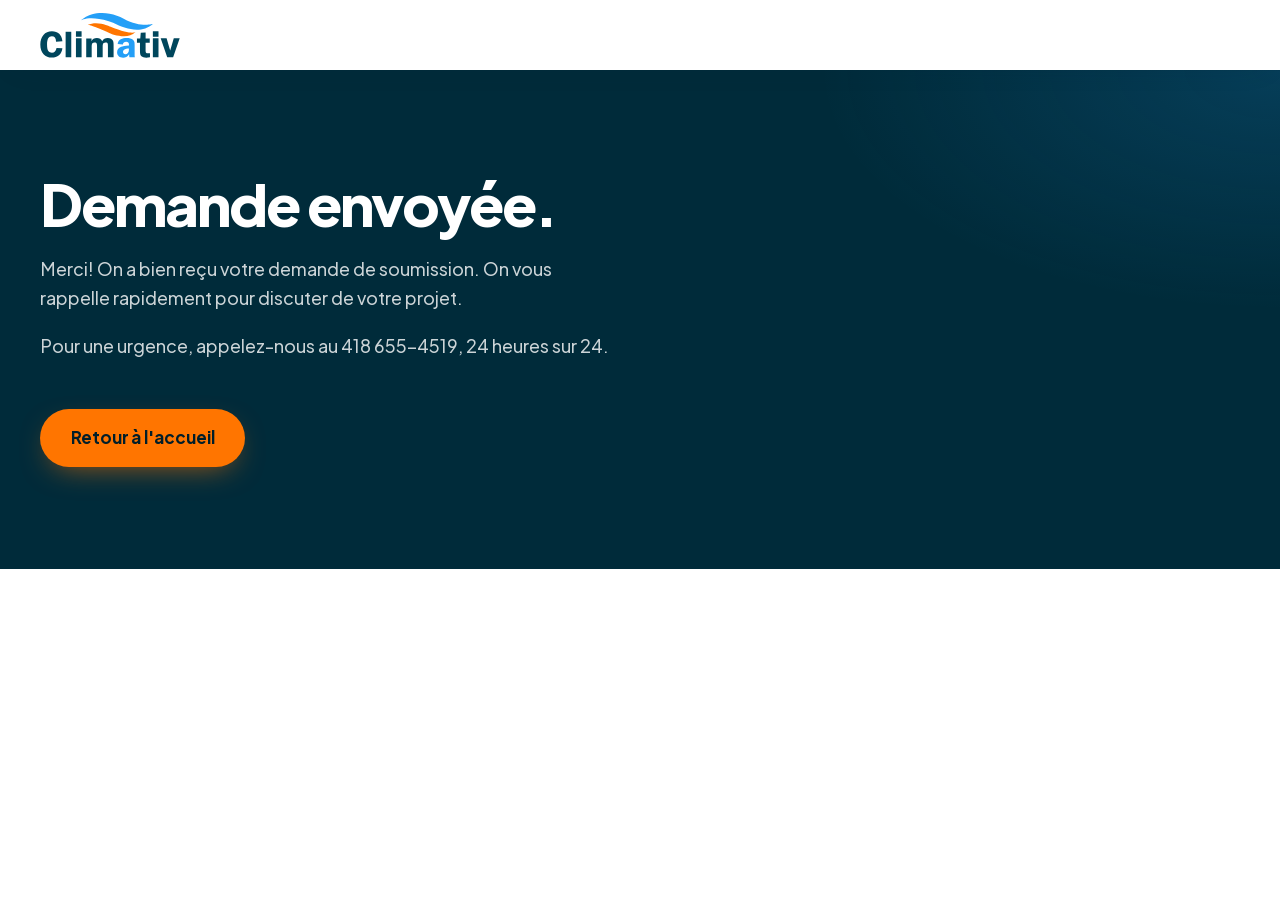
<file: merci.html>
<!doctype html>
<html lang="fr-CA">
<head>
  <meta charset="utf-8">
  <meta name="viewport" content="width=device-width, initial-scale=1">
  <title>Demande envoyée | Climativ</title>
  <meta name="robots" content="noindex">
  <meta name="theme-color" content="#002B3A">
  <link rel="icon" href="favicon.svg" type="image/svg+xml">
  <link rel="icon" href="favicon-32.png" sizes="32x32" type="image/png">
  <link rel="apple-touch-icon" href="apple-touch-icon.png">
  <link rel="preload" href="jakarta-latin-var.woff2" as="font" type="font/woff2" crossorigin>
  <link rel="stylesheet" href="styles.css">
</head>
<body class="page-simple">
  <header class="site-header is-solid">
    <div class="wrap site-header__inner">
      <a class="brand" href="./" aria-label="Climativ, retour à l'accueil">
        <img class="brand__logo brand__logo--dark" src="logo-climativ.svg" alt="Climativ" width="164" height="55">
      </a>
    </div>
  </header>
  <main>
    <section class="page-hero">
      <div class="wrap">
        <h1 class="h2">Demande envoyée.</h1>
        <p>Merci! On a bien reçu votre demande de soumission. On vous rappelle rapidement pour discuter de votre projet.</p>
        <p>Pour une urgence, appelez-nous au 418 655-4519, 24 heures sur 24.</p>
        <a class="btn btn--braise btn--lg" href="./">Retour à l'accueil</a>
      </div>
    </section>
  </main>
</body>
</html>
</file>
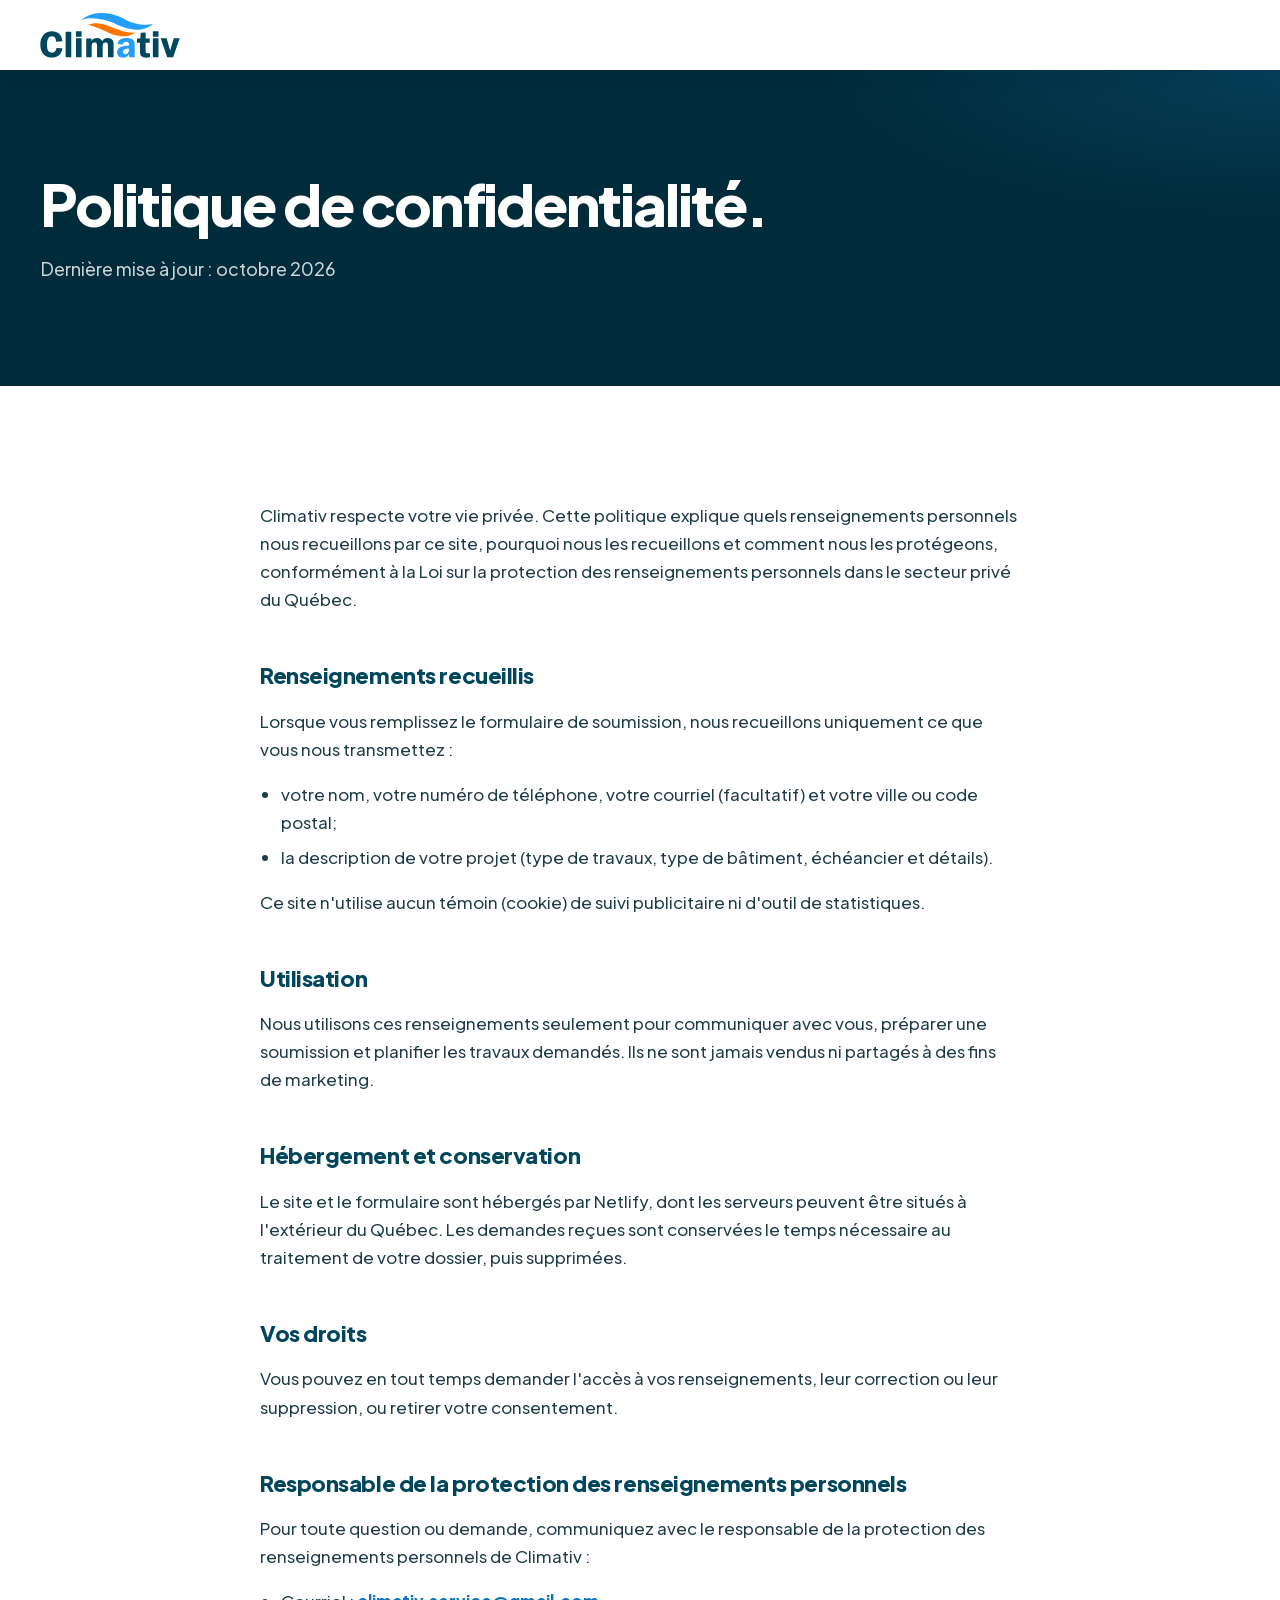
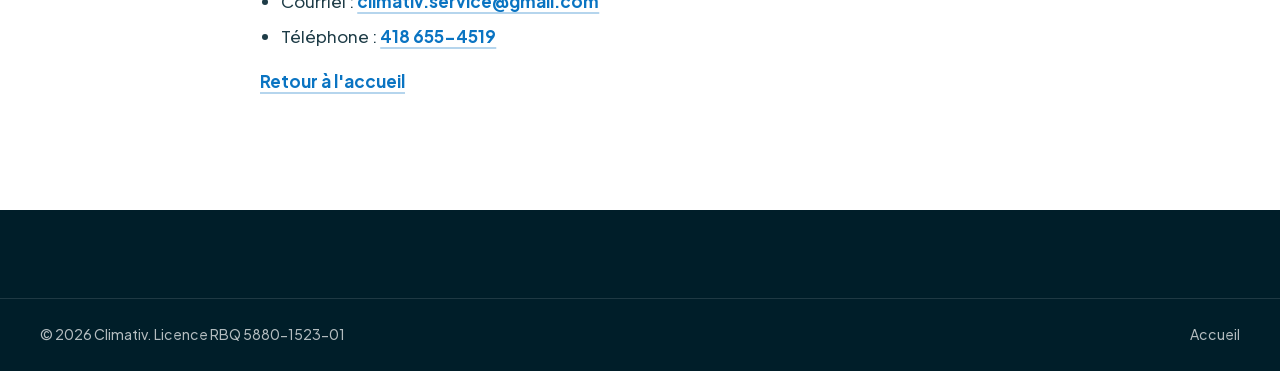
<file: politique-de-confidentialite.html>
<!doctype html>
<html lang="fr-CA">
<head>
  <meta charset="utf-8">
  <meta name="viewport" content="width=device-width, initial-scale=1">
  <title>Politique de confidentialité | Climativ</title>
  <meta name="description" content="Comment Climativ recueille, utilise et protège les renseignements personnels transmis par son site web.">
  <link rel="canonical" href="https://climativ.ca/politique-de-confidentialite.html">
  <meta name="theme-color" content="#002B3A">
  <link rel="icon" href="favicon.svg" type="image/svg+xml">
  <link rel="icon" href="favicon-32.png" sizes="32x32" type="image/png">
  <link rel="apple-touch-icon" href="apple-touch-icon.png">
  <link rel="preload" href="jakarta-latin-var.woff2" as="font" type="font/woff2" crossorigin>
  <link rel="stylesheet" href="styles.css">
</head>
<body class="page-simple">
  <header class="site-header is-solid">
    <div class="wrap site-header__inner">
      <a class="brand" href="./" aria-label="Climativ, retour à l'accueil">
        <img class="brand__logo brand__logo--dark" src="logo-climativ.svg" alt="Climativ" width="164" height="55">
      </a>
    </div>
  </header>
  <main>
    <section class="page-hero">
      <div class="wrap">
        <h1 class="h2">Politique de confidentialité.</h1>
        <p>Dernière mise à jour : octobre 2026</p>
      </div>
    </section>
    <section class="section">
      <div class="wrap prose">
        <p>Climativ respecte votre vie privée. Cette politique explique quels renseignements personnels nous recueillons par ce site, pourquoi nous les recueillons et comment nous les protégeons, conformément à la Loi sur la protection des renseignements personnels dans le secteur privé du Québec.</p>

        <h2>Renseignements recueillis</h2>
        <p>Lorsque vous remplissez le formulaire de soumission, nous recueillons uniquement ce que vous nous transmettez :</p>
        <ul>
          <li>votre nom, votre numéro de téléphone, votre courriel (facultatif) et votre ville ou code postal;</li>
          <li>la description de votre projet (type de travaux, type de bâtiment, échéancier et détails).</li>
        </ul>
        <p>Ce site n'utilise aucun témoin (cookie) de suivi publicitaire ni d'outil de statistiques.</p>

        <h2>Utilisation</h2>
        <p>Nous utilisons ces renseignements seulement pour communiquer avec vous, préparer une soumission et planifier les travaux demandés. Ils ne sont jamais vendus ni partagés à des fins de marketing.</p>

        <h2>Hébergement et conservation</h2>
        <p>Le site et le formulaire sont hébergés par Netlify, dont les serveurs peuvent être situés à l'extérieur du Québec. Les demandes reçues sont conservées le temps nécessaire au traitement de votre dossier, puis supprimées.</p>

        <h2>Vos droits</h2>
        <p>Vous pouvez en tout temps demander l'accès à vos renseignements, leur correction ou leur suppression, ou retirer votre consentement.</p>

        <h2>Responsable de la protection des renseignements personnels</h2>
        <p>Pour toute question ou demande, communiquez avec le responsable de la protection des renseignements personnels de Climativ :</p>
        <ul>
          <li>Courriel : <a class="link" href="mailto:climativ.service@gmail.com">climativ.service@gmail.com</a></li>
          <li>Téléphone : <a class="link" href="tel:+14186554519">418 655-4519</a></li>
        </ul>
        <p><a class="link" href="./">Retour à l'accueil</a></p>
      </div>
    </section>
  </main>
  <footer class="site-footer">
    <div class="wrap footer__bottom">
      <p>© 2026 Climativ. Licence RBQ 5880-1523-01</p>
      <a href="./">Accueil</a>
    </div>
  </footer>
</body>
</html>
</file>
<file: styles.css>
/* =========================================================
   Climativ — feuille de style (v2)
   Couleurs du logo : marine #00465C, ciel #249FF7, braise #FF7500
   Police : Plus Jakarta Sans (hébergée sur le site)
   ========================================================= */

@font-face {
  font-family: 'Plus Jakarta Sans';
  src: url('jakarta-latin-var.woff2') format('woff2');
  font-weight: 200 800;
  font-style: normal;
  font-display: swap;
}

:root {
  --marine: #00465C;
  --nuit: #002B3A;
  --nuit-2: #003648;
  --abysse: #001E29;
  --ciel: #249FF7;
  --ciel-clair: #8FD0FF;
  --ciel-texte: #0A74C2;
  --braise: #FF7500;
  --braise-clair: #FF9A3D;
  --givre: #F1F7FB;
  --givre-2: #E2EEF5;
  --blanc: #FFFFFF;
  --texte: #1E3C47;
  --texte-doux: #536D78;
  --ligne: #D9E6EE;
  --ligne-nuit: rgba(255, 255, 255, .12);

  --font: 'Plus Jakarta Sans', system-ui, -apple-system, 'Segoe UI', Roboto, sans-serif;

  --r-s: 10px;
  --r-m: 18px;
  --r-l: 26px;

  --wrap: 1240px;
  --gutter: clamp(18px, 4vw, 40px);
  --section-y: clamp(80px, 9vw, 128px);   /* haut et bas de chaque section */
  --head-gap: clamp(44px, 5vw, 64px);      /* titre de section → contenu, et empilement mobile */
  --split-gap: clamp(44px, 6vw, 80px);     /* espace entre 2 colonnes (texte | visuel) */
  --grid-gap: clamp(14px, 1.6vw, 20px);    /* espace entre cartes */
  --card-pad: clamp(24px, 2.6vw, 32px);    /* marge intérieure des cartes */
  --header-h: 78px;

  --ease: cubic-bezier(.16, 1, .3, 1);
  --shadow-card: 0 1px 2px rgba(0, 43, 58, .04), 0 12px 32px -18px rgba(0, 43, 58, .25);
  --shadow-lift: 0 2px 4px rgba(0, 43, 58, .04), 0 32px 60px -28px rgba(0, 43, 58, .45);
}

/* ---------- Base ---------- */
*,
*::before,
*::after { box-sizing: border-box; }

html {
  -webkit-text-size-adjust: 100%;
  scroll-behavior: smooth;
  scroll-padding-top: 90px;
}

body {
  margin: 0;
  font-family: var(--font);
  font-size: 1.0625rem;
  font-weight: 450;
  line-height: 1.65;
  color: var(--texte);
  background: var(--blanc);
  -webkit-font-smoothing: antialiased;
  -moz-osx-font-smoothing: grayscale;
  text-rendering: optimizeLegibility;
  overflow-x: clip;
}

img, svg { display: block; max-width: 100%; }
img { height: auto; }
a { color: inherit; }
p { margin: 0 0 1em; }
p:last-child { margin-bottom: 0; }
h1, h2, h3 { margin: 0; }
ul, ol { margin: 0; padding: 0; list-style: none; }
figure { margin: 0; }
button, input, textarea, select { font: inherit; color: inherit; }
button { cursor: pointer; }
::selection { background: var(--ciel); color: var(--blanc); }

:focus-visible {
  outline: 3px solid var(--ciel);
  outline-offset: 3px;
  border-radius: 6px;
}

.sprite { position: absolute; width: 0; height: 0; overflow: hidden; }
.sr-only {
  position: absolute; width: 1px; height: 1px; padding: 0; margin: -1px;
  overflow: hidden; clip: rect(0 0 0 0); white-space: nowrap; border: 0;
}
.nowrap { white-space: nowrap; }
.skip {
  position: absolute; left: 16px; top: -60px; z-index: 100;
  background: var(--braise); color: var(--abysse); font-weight: 700;
  padding: 10px 16px; border-radius: var(--r-s); text-decoration: none;
  transition: top .2s;
}
.skip:focus { top: 12px; }

.icon { width: 1.25em; height: 1.25em; flex: none; fill: none; }

.wrap {
  width: 100%;
  max-width: calc(var(--wrap) + var(--gutter) * 2);
  margin-inline: auto;
  padding-inline: var(--gutter);
}
.section { padding-block: var(--section-y); position: relative; }

/* Barre de progression de lecture */
.progress {
  position: fixed; inset: 0 0 auto 0; height: 3px; z-index: 60;
  pointer-events: none;
}
.progress span {
  display: block; height: 100%;
  background: linear-gradient(90deg, var(--ciel), var(--braise));
  transform-origin: 0 50%;
  transform: scaleX(var(--p, 0));
}

/* ---------- Typographie ---------- */
.h2 {
  font-size: clamp(2rem, 3.5vw, 3.05rem);
  font-weight: 800;
  line-height: 1.1;
  letter-spacing: -.035em;
  color: var(--marine);
  text-wrap: balance;
}
.eyebrow {
  display: flex;
  width: fit-content;
  align-items: center;
  gap: 10px;
  margin-bottom: 18px;
  font-size: .875rem;
  font-weight: 700;
  letter-spacing: .01em;
  color: var(--ciel-texte);
}
.eyebrow::before {
  content: '';
  width: 28px; height: 3px; border-radius: 3px;
  background: linear-gradient(90deg, var(--ciel), var(--braise));
}
.eyebrow--light { color: var(--ciel-clair); }

.section-head {
  display: grid;
  gap: 18px var(--split-gap);
  margin-bottom: var(--head-gap);
}
.section-head__intro {
  font-size: 1.125rem;
  line-height: 1.6;
  color: var(--texte-doux);
  max-width: 44ch;
}
@media (min-width: 960px) {
  .section-head { grid-template-columns: minmax(0, 7fr) minmax(0, 5fr); align-items: end; }
  .section-head .h2 { max-width: 16ch; }
}
.section-head--light .h2 { color: var(--blanc); }
.section-head--light .section-head__intro { color: rgba(255, 255, 255, .72); }

.card__title {
  font-size: 1.3125rem;
  font-weight: 800;
  line-height: 1.25;
  letter-spacing: -.02em;
  color: var(--marine);
}

.link {
  color: var(--ciel-texte);
  font-weight: 700;
  text-decoration: underline;
  text-decoration-thickness: 2px;
  text-underline-offset: 4px;
  text-decoration-color: color-mix(in srgb, currentColor 30%, transparent);
  transition: text-decoration-color .2s;
}
.link:hover { text-decoration-color: currentColor; }

/* ---------- Boutons ---------- */
.btn {
  position: relative;
  isolation: isolate;
  overflow: hidden;
  display: inline-flex;
  align-items: center;
  justify-content: center;
  gap: .6em;
  min-height: 52px;
  padding: 0 26px;
  border: 1px solid transparent;
  border-radius: 999px;
  font-size: 1rem;
  font-weight: 700;
  letter-spacing: -.005em;
  line-height: 1.1;
  text-decoration: none;
  white-space: nowrap;
  transition: background-color .25s, color .25s, border-color .25s, transform .35s var(--ease), box-shadow .35s var(--ease);
}
.btn .icon { width: 1.15em; height: 1.15em; transition: transform .35s var(--ease); }
.btn:hover .icon:last-child:not(:first-child) { transform: translateX(4px); }
.btn::after {
  content: '';
  position: absolute; inset: 0; z-index: -1;
  background: linear-gradient(110deg, transparent 30%, rgba(255, 255, 255, .45) 50%, transparent 70%);
  transform: translateX(-120%);
  transition: transform .8s var(--ease);
}
@media (hover: hover) { .btn:hover::after { transform: translateX(120%); } }
.btn--glass::after { display: none; }
.btn:active { transform: translateY(1px) scale(.99); }
.btn--sm { min-height: 44px; padding: 0 20px; font-size: .95rem; }
.btn--lg { min-height: 58px; padding: 0 30px; font-size: 1.0625rem; }
.btn--block { width: 100%; }

/* Texte nuit sur orange : contraste AA */
.btn--braise { background: var(--braise); color: var(--abysse); box-shadow: 0 10px 30px -12px rgba(255, 117, 0, .7); }
.btn--braise:hover { background: var(--braise-clair); box-shadow: 0 16px 36px -12px rgba(255, 117, 0, .8); transform: translateY(-2px); }
.btn--nuit { background: var(--nuit); color: var(--blanc); }
.btn--nuit:hover { background: var(--marine); transform: translateY(-2px); }
.btn--glass {
  background: rgba(0, 30, 41, .45);
  border-color: rgba(255, 255, 255, .3);
  color: var(--blanc);
}
.btn--glass:hover { background: rgba(0, 30, 41, .65); border-color: rgba(255, 255, 255, .55); transform: translateY(-2px); }
.btn--text {
  background: none; color: var(--texte-doux); padding-inline: 10px;
}
.btn--text::after { display: none; }
.btn--text:hover { color: var(--marine); }

/* ---------- En-tête ---------- */
.site-header {
  position: fixed;
  inset: 0 0 auto 0;
  z-index: 50;
  height: var(--header-h);
  color: var(--blanc);
  transition: background-color .35s, box-shadow .35s, color .35s, transform .45s var(--ease), height .35s var(--ease);
}
.site-header__inner { height: 100%; display: flex; align-items: center; gap: 24px; }
.brand { display: block; flex: none; position: relative; z-index: 2; }
.brand__logo { width: 140px; height: auto; }
.brand__logo--dark { display: none; }

.site-header.is-solid {
  --header-h: 70px;
  background: rgba(255, 255, 255, .92);
  color: var(--marine);
  box-shadow: 0 1px 0 rgba(0, 43, 58, .08), 0 10px 30px -20px rgba(0, 43, 58, .3);
  backdrop-filter: blur(14px) saturate(1.5);
}
.site-header.is-solid .brand__logo--light { display: none; }
.site-header.is-solid .brand__logo--dark { display: block; }
.site-header.is-hidden { transform: translateY(-105%); }

.nav { margin-left: auto; }
.nav__list { display: flex; gap: 2px; }
.nav__list a {
  position: relative;
  display: block;
  padding: 10px 14px;
  font-size: .95rem;
  font-weight: 600;
  text-decoration: none;
  opacity: .9;
  transition: opacity .2s;
}
.nav__list a::after {
  content: '';
  position: absolute; left: 14px; right: 14px; bottom: 4px; height: 2px; border-radius: 2px;
  background: linear-gradient(90deg, var(--ciel), var(--braise));
  transform: scaleX(0); transform-origin: left;
  transition: transform .4s var(--ease);
}
.nav__list a:hover { opacity: 1; }
.nav__list a:hover::after { transform: scaleX(1); }
.nav__mobile-extra { display: none; }

.site-header__actions { display: flex; align-items: center; gap: 16px; }
.header-phone {
  display: inline-flex; align-items: center; gap: 10px;
  text-decoration: none; font-weight: 800; font-size: 1rem; line-height: 1.15;
  letter-spacing: -.01em;
}
.header-phone__icon {
  width: 40px; height: 40px; display: grid; place-items: center;
  border-radius: 999px;
  background: rgba(255, 117, 0, .16);
  color: var(--braise);
}
.header-phone__icon .icon { width: 19px; height: 19px; }
.header-phone small { display: block; font-size: .7rem; font-weight: 600; opacity: .75; letter-spacing: .01em; }
.menu-toggle {
  display: none;
  width: 46px; height: 46px;
  align-items: center; justify-content: center;
  border: 0; border-radius: 999px;
  background: color-mix(in srgb, currentColor 12%, transparent);
  position: relative; z-index: 2;
}
.menu-toggle .icon { width: 22px; height: 22px; }
.menu-toggle .icon--close { display: none; }

@media (max-width: 1120px) {
  .nav__list a { padding-inline: 10px; }
  .nav__list a::after { left: 10px; right: 10px; }
  .header-phone__label { display: none; }
}

@media (max-width: 960px) {
  :root { --header-h: 68px; }
  .site-header.is-solid { --header-h: 64px; }
  .brand__logo { width: 120px; }
  .menu-toggle { display: inline-flex; }
  .header-cta { display: none; }
  .header-phone__icon { width: 46px; height: 46px; }
  .site-header__actions { gap: 8px; margin-left: auto; }

  .nav {
    position: fixed;
    inset: 0;
    z-index: 1;
    margin: 0;
    padding: calc(var(--header-h) + 28px) var(--gutter) 32px;
    background: radial-gradient(120% 60% at 100% 0%, rgba(36, 159, 247, .18), transparent 60%), var(--nuit);
    color: var(--blanc);
    display: flex;
    flex-direction: column;
    gap: 28px;
    overflow-y: auto;
    visibility: hidden;
    clip-path: circle(0% at calc(100% - 40px) 34px);
    transition: clip-path .6s var(--ease), visibility 0s .6s;
  }
  .nav__list { flex-direction: column; gap: 0; }
  .nav__list li { opacity: 0; transform: translateY(16px); transition: opacity .4s, transform .5s var(--ease); }
  .nav__list a {
    padding: 14px 0;
    font-size: 1.75rem;
    font-weight: 800;
    letter-spacing: -.03em;
    border-bottom: 1px solid var(--ligne-nuit);
  }
  .nav__list a::after { display: none; }
  .nav__mobile-extra { display: grid; gap: 12px; opacity: 0; transition: opacity .4s .35s; }
  .nav__note { margin: 4px 0 0; text-align: center; font-size: .95rem; color: rgba(255, 255, 255, .7); }

  .menu-open .nav { visibility: visible; clip-path: circle(150% at calc(100% - 40px) 34px); transition: clip-path .7s var(--ease); }
  .menu-open .nav__list li { opacity: 1; transform: none; }
  .menu-open .nav__list li:nth-child(1) { transition-delay: .12s; }
  .menu-open .nav__list li:nth-child(2) { transition-delay: .17s; }
  .menu-open .nav__list li:nth-child(3) { transition-delay: .22s; }
  .menu-open .nav__list li:nth-child(4) { transition-delay: .27s; }
  .menu-open .nav__list li:nth-child(5) { transition-delay: .32s; }
  .menu-open .nav__mobile-extra { opacity: 1; }
  .menu-open .site-header { color: var(--blanc); background: transparent; box-shadow: none; backdrop-filter: none; transform: none; }
  .menu-open .site-header .brand__logo--light { display: block; }
  .menu-open .site-header .brand__logo--dark { display: none; }
  .menu-open .menu-toggle .icon--open { display: none; }
  .menu-open .menu-toggle .icon--close { display: block; }
  .menu-open { overflow: hidden; }
}

/* =========================================================
   ACCUEIL
   ========================================================= */
.hero {
  --accent: var(--ciel);
  position: relative;
  isolation: isolate;
  overflow: hidden;
  min-height: max(640px, 100svh);
  display: flex;
  flex-direction: column;
  justify-content: center;
  color: var(--blanc);
  background: var(--abysse);
  padding-top: calc(var(--header-h) + 40px);
  padding-bottom: 96px;
}
.hero[data-mode="chaud"] { --accent: var(--braise); }

.hero__media { position: absolute; inset: 0; z-index: -3; overflow: hidden; }
.hero__media picture { display: block; width: 100%; height: 100%; }
.hero__img {
  width: 100%; height: 100%;
  object-fit: cover;
  object-position: 62% 50%;
  transform: scale(var(--zoom, 1)) translateY(var(--py, 0px));
  will-change: transform;
}

.hero__shade { position: absolute; inset: 0; z-index: -2; pointer-events: none; }
.hero__shade {
  background:
    linear-gradient(180deg, rgba(0, 30, 41, .55) 0%, transparent 22%),
    linear-gradient(0deg, rgba(0, 30, 41, .85) 0%, transparent 28%),
    linear-gradient(90deg, rgba(0, 30, 41, .95) 0%, rgba(0, 30, 41, .88) 30%, rgba(0, 30, 41, .5) 56%, rgba(0, 30, 41, .12) 100%);
}
.hero__shade::before,
.hero__shade::after {
  content: '';
  position: absolute; inset: 0;
  transition: opacity 1.4s ease;
}
.hero__shade::before { background: radial-gradient(60% 70% at 18% 60%, rgba(36, 159, 247, .28), transparent 70%); }
.hero__shade::after { background: radial-gradient(60% 70% at 18% 60%, rgba(255, 117, 0, .24), transparent 70%); opacity: 0; }
.hero[data-mode="chaud"] .hero__shade::before { opacity: 0; }
.hero[data-mode="chaud"] .hero__shade::after { opacity: 1; }

@media (max-width: 899px) {
  /* Mobile : la photo est agrandie et ancrée en haut pour que l'appareil
     et le technicien apparaissent dans le bas de l'écran d'accueil */
  .hero__media picture { height: 100%; }
  .hero__img { height: 128%; object-position: 64% 0%; }
  .hero__shade {
    background:
      linear-gradient(180deg, rgba(0, 30, 41, .96) 0%, rgba(0, 30, 41, .9) 44%, rgba(0, 30, 41, .45) 66%, rgba(0, 30, 41, .2) 82%, rgba(0, 30, 41, .75) 100%);
  }
  .hero__trust li { text-shadow: 0 1px 12px rgba(0, 20, 28, .9); }
}

/* Lignes d'air */
.hero__flow {
  position: absolute; inset: 0; z-index: -1;
  width: 100%; height: 100%;
  pointer-events: none;
}
.flow { transition: opacity 1.4s ease; }
.flow path {
  fill: none;
  stroke-width: 2;
  stroke-linecap: round;
  vector-effect: non-scaling-stroke;
  stroke-dasharray: 220 780;
  stroke-dashoffset: 1000;
  animation: souffle 9s linear infinite;
  opacity: .75;
}
.flow path:nth-child(2) { animation-duration: 11s; animation-delay: -3s; opacity: .5; }
.flow path:nth-child(3) { animation-duration: 8s; animation-delay: -5s; stroke-width: 2.2; }
.flow path:nth-child(4) { animation-duration: 13s; animation-delay: -1s; opacity: .4; }
.flow path:nth-child(5) { animation-duration: 10s; animation-delay: -7s; opacity: .55; }
.flow path:nth-child(6) { animation-duration: 12s; animation-delay: -9s; opacity: .35; }
.flow--chaud { opacity: 0; }
.hero[data-mode="chaud"] .flow--froid { opacity: 0; }
.hero[data-mode="chaud"] .flow--chaud { opacity: 1; }
@keyframes souffle { to { stroke-dashoffset: 0; } }

.hero__inner { position: relative; }
.hero__content { max-width: 720px; }
.hero__lead { max-width: 36em; }

.hero__pill {
  display: inline-flex; align-items: center; gap: 10px;
  margin-bottom: 26px;
  padding: 8px 16px 8px 12px;
  border-radius: 999px;
  background: rgba(0, 30, 41, .5);
  border: 1px solid rgba(255, 255, 255, .16);
  font-size: .875rem; font-weight: 600;
  color: rgba(255, 255, 255, .92);
}
.live-dot {
  position: relative;
  width: 9px; height: 9px; border-radius: 50%;
  background: #3DDC84;
  box-shadow: 0 0 0 0 rgba(61, 220, 132, .6);
  animation: pulse-dot 2s infinite;
}
@keyframes pulse-dot {
  0% { box-shadow: 0 0 0 0 rgba(61, 220, 132, .55); }
  70% { box-shadow: 0 0 0 10px rgba(61, 220, 132, 0); }
  100% { box-shadow: 0 0 0 0 rgba(61, 220, 132, 0); }
}

.hero__title {
  font-size: clamp(2.6rem, 5.6vw, 5rem);
  font-weight: 800;
  line-height: 1.04;
  letter-spacing: -.045em;
  margin-bottom: 24px;
}
.hero__line { display: block; overflow: hidden; padding-bottom: .08em; margin-bottom: -.08em; }
.hero__line-in {
  display: inline-block;
  transition: opacity .9s ease, transform .9s var(--ease);
}
.hero__title em {
  font-style: normal;
  color: var(--blanc);
  transition: color 1s ease, text-shadow 1s ease;
}
/* Le mot de la saison active prend sa couleur : bleu l'été, orange l'hiver */
.hero[data-mode="froid"] .hero__line--froid em { color: var(--ciel); text-shadow: 0 0 40px rgba(36, 159, 247, .45); }
.hero[data-mode="chaud"] .hero__line--chaud em { color: var(--braise); text-shadow: 0 0 40px rgba(255, 117, 0, .45); }
.p { margin-left: -.09em; }

.hero__lead {
  font-size: clamp(1.0625rem, 1.4vw, 1.2rem);
  line-height: 1.65;
  color: rgba(255, 255, 255, .8);
  max-width: 36em;
  margin-bottom: 34px;
}
.hero__ctas { display: flex; flex-wrap: wrap; gap: 12px; margin-bottom: 36px; }
.hero__trust {
  display: flex; flex-wrap: wrap; gap: 10px 26px;
  font-size: .9rem; font-weight: 600;
  color: rgba(255, 255, 255, .78);
}
.hero__trust li { display: inline-flex; align-items: center; gap: 8px; }
.hero__trust .icon { width: 18px; height: 18px; color: var(--accent); transition: color 1s; }

/* Carte thermostat */
.thermo {
  --c-out: var(--braise);
  --c-in: var(--ciel);
  width: 320px;
  margin-top: 40px;
  padding: 20px 22px 22px;
  border-radius: 22px;
  background: linear-gradient(160deg, rgba(255, 255, 255, .16), rgba(255, 255, 255, .06));
  border: 1px solid rgba(255, 255, 255, .2);
  backdrop-filter: blur(18px) saturate(1.4);
  box-shadow: 0 30px 60px -20px rgba(0, 0, 0, .5);
  color: var(--blanc);
}
.hero[data-mode="chaud"] .thermo { --c-out: var(--ciel); --c-in: var(--braise); }
@media (min-width: 1100px) {
  .hero__inner { position: static; }
  .thermo {
    position: absolute;
    right: max(var(--gutter), calc((100% - var(--wrap)) / 2));
    top: calc(var(--header-h) + 30px);
    margin: 0;
    animation: flotte 7s ease-in-out infinite;
  }
}
@keyframes flotte { 50% { translate: 0 -10px; } }
.thermo__head { display: flex; align-items: center; justify-content: space-between; gap: 12px; margin-bottom: 18px; }
.thermo__mode { display: inline-flex; align-items: center; gap: 10px; font-size: .9rem; font-weight: 700; }
.thermo__icon {
  width: 34px; height: 34px;
  display: grid; place-items: center;
  border-radius: 10px;
  transition: opacity .6s, transform .8s var(--ease);
}
.thermo__icon .icon { width: 19px; height: 19px; }
.thermo__icon--froid { background: rgba(36, 159, 247, .25); color: var(--ciel-clair); }
.thermo__icon--chaud { background: rgba(255, 117, 0, .25); color: #FFB067; position: absolute; opacity: 0; transform: rotate(-90deg) scale(.6); }
.thermo__mode { position: relative; }
.hero[data-mode="chaud"] .thermo__icon--froid { opacity: 0; transform: rotate(90deg) scale(.6); }
.hero[data-mode="chaud"] .thermo__icon--chaud { opacity: 1; transform: none; }
.thermo__icon--froid .icon { animation: tourne 10s linear infinite; }
.thermo__switch {
  display: inline-flex; padding: 3px;
  border-radius: 999px;
  background: rgba(0, 0, 0, .25);
}
.thermo__switch button {
  border: 0; background: none; color: rgba(255, 255, 255, .7);
  font-size: .78rem; font-weight: 700;
  padding: 5px 11px; border-radius: 999px;
  transition: background-color .4s, color .4s;
}
.thermo__switch button[aria-pressed="true"] { background: rgba(255, 255, 255, .92); color: var(--nuit); }
.thermo__temps { display: flex; align-items: center; justify-content: space-between; gap: 10px; }
.thermo__temp small { display: block; font-size: .78rem; font-weight: 600; color: rgba(255, 255, 255, .7); margin-bottom: 2px; }
.thermo__temp strong {
  font-size: 2.6rem; font-weight: 800; letter-spacing: -.05em; line-height: 1;
  font-variant-numeric: tabular-nums;
  transition: color 1s;
}
.thermo__temp--out strong { color: var(--c-out); }
.thermo__temp--in strong { color: var(--c-in); }
.thermo__arrow { width: 26px; height: 26px; color: rgba(255, 255, 255, .5); }
.thermo__bar { margin-top: 16px; height: 4px; border-radius: 4px; background: rgba(255, 255, 255, .12); overflow: hidden; }
.thermo__bar span {
  display: block; height: 100%; width: 100%;
  background: linear-gradient(90deg, var(--c-out), var(--c-in));
  transform-origin: left;
  animation: cycle var(--cycle, 5s) linear infinite;
}
@keyframes cycle { from { transform: scaleX(0); } to { transform: scaleX(1); } }
.thermo.is-paused .thermo__bar span { animation-play-state: paused; }

.hero__scroll {
  position: absolute; left: 50%; bottom: 28px;
  width: 28px; height: 44px; margin-left: -14px;
  border-radius: 999px;
  border: 2px solid rgba(255, 255, 255, .4);
}
.hero__scroll span {
  position: absolute; left: 50%; top: 8px;
  width: 4px; height: 8px; margin-left: -2px; border-radius: 4px;
  background: var(--blanc);
  animation: molette 1.8s var(--ease) infinite;
}
@keyframes molette { 0% { opacity: 0; transform: translateY(-4px); } 30% { opacity: 1; } 100% { opacity: 0; transform: translateY(14px); } }
@media (max-width: 1099px) { .hero__scroll { display: none; } }

@media (max-width: 640px) {
  .hero { padding-top: calc(var(--header-h) + 28px); padding-bottom: 48px; justify-content: flex-start; }
  .hero__pill { font-size: .8rem; margin-bottom: 22px; }
  .hero__ctas .btn { width: 100%; }
  .hero__trust { flex-direction: column; gap: 10px; }
  .thermo { width: 100%; margin-top: 32px; }
}

/* Séquence d'arrivée */
@media (prefers-reduced-motion: no-preference) {
  .js .hero__img { animation: zoom-in 2.6s var(--ease) backwards; }
  .js .hero__line-in { animation: monte-ligne 1.1s var(--ease) both; }
  .js .hero__line--froid .hero__line-in { animation-delay: .25s; }
  .js .hero__line--chaud .hero__line-in { animation-delay: .4s; }
  .js [data-intro] { animation: fondu-haut 1s var(--ease) both; }
  .js .hero__pill { animation-delay: .1s; }
  .js .hero__lead { animation-delay: .55s; }
  .js .hero__ctas { animation-delay: .68s; }
  .js .hero__trust { animation-delay: .8s; }
  .js .thermo { animation: fondu-carte 1.2s .9s var(--ease) both, flotte 7s 2.1s ease-in-out infinite; }
  .js .hero__flow { animation: fondu 2s .6s ease both; }
  .js .hero__scroll { animation: fondu 1s 1.6s ease both; }
}
@keyframes zoom-in { from { transform: scale(1.14); } }
@keyframes monte-ligne { from { transform: translateY(110%); } }
@keyframes fondu-haut { from { opacity: 0; transform: translateY(24px); } }
@keyframes fondu-carte { from { opacity: 0; transform: translateY(30px) scale(.96); } }
@keyframes fondu { from { opacity: 0; } }
@keyframes tourne { to { transform: rotate(360deg); } }

/* ---------- Bandeau défilant ---------- */
.ticker {
  position: relative;
  overflow: hidden;
  background: var(--abysse);
  border-top: 1px solid var(--ligne-nuit);
  color: rgba(255, 255, 255, .85);
  padding-block: 22px;
}
.ticker::before,
.ticker::after {
  content: '';
  position: absolute; top: 0; bottom: 0; z-index: 1;
  width: min(140px, 12vw);
  pointer-events: none;
}
.ticker::before { left: 0; background: linear-gradient(90deg, var(--abysse), transparent); }
.ticker::after { right: 0; background: linear-gradient(-90deg, var(--abysse), transparent); }
.ticker__track { display: flex; width: max-content; animation: defile 48s linear infinite; }
.ticker:hover .ticker__track { animation-play-state: paused; }
.ticker__group { display: flex; align-items: center; gap: 28px; padding-right: 28px; }
.ticker__group span { font-size: 1.125rem; font-weight: 700; letter-spacing: -.01em; white-space: nowrap; }
.ticker .icon { width: 20px; height: 20px; }
.ticker .i-froid { color: var(--ciel); }
.ticker .i-chaud { color: var(--braise); }
@keyframes defile { to { transform: translateX(-50%); } }

/* =========================================================
   SERVICES
   ========================================================= */
.services { background: var(--givre); }
.bento {
  display: grid;
  gap: var(--grid-gap);
  grid-template-columns: 1fr;
}
@media (min-width: 700px) {
  .bento {
    grid-template-columns: repeat(2, minmax(0, 1fr));
    grid-template-areas:
      "feat feat"
      "clim chau"
      "vent main"
      "urge urge";
  }
}
@media (min-width: 1024px) {
  .bento {
    grid-template-columns: repeat(3, minmax(0, 1fr));
    grid-template-areas:
      "feat feat clim"
      "chau vent main"
      "urge urge urge";
  }
}
.card--feature { grid-area: feat; }
.card--froid { grid-area: clim; }
.card--chaud { grid-area: chau; }
.card--air { grid-area: vent; }
.card--maint { grid-area: main; }
.card--urgence { grid-area: urge; }
@media (max-width: 699px) { .bento > * { grid-area: auto; } }

.card {
  position: relative;
  isolation: isolate;
  overflow: hidden;
  display: flex;
  flex-direction: column;
  padding: var(--card-pad);
  border-radius: var(--r-l);
  background: var(--blanc);
  border: 1px solid var(--ligne);
  box-shadow: var(--shadow-card);
  transition: transform .6s var(--ease), box-shadow .6s var(--ease), border-color .4s;
}
.card:hover { transform: translateY(-6px); box-shadow: var(--shadow-lift); }
.card p { color: var(--texte-doux); font-size: 1rem; margin: 10px 0 22px; }
[data-spotlight]::before {
  content: '';
  position: absolute; inset: 0; z-index: -1;
  background: radial-gradient(420px circle at var(--mx, 50%) var(--my, 50%), var(--spot, rgba(36, 159, 247, .14)), transparent 45%);
  opacity: 0;
  transition: opacity .5s;
}
[data-spotlight]:hover::before { opacity: 1; }

.card__icon {
  width: 60px; height: 60px;
  display: grid; place-items: center;
  margin-bottom: 26px;
  border-radius: 18px;
}
.card__icon .icon { width: 30px; height: 30px; }
.card--froid .card__icon { background: linear-gradient(135deg, rgba(36, 159, 247, .18), rgba(36, 159, 247, .06)); color: var(--ciel-texte); }
.card--chaud .card__icon { background: linear-gradient(135deg, rgba(255, 117, 0, .2), rgba(255, 117, 0, .06)); color: #E06200; }
.card--air .card__icon { background: linear-gradient(135deg, rgba(0, 70, 92, .16), rgba(0, 70, 92, .05)); color: var(--marine); }
.card--chaud { --spot: rgba(255, 117, 0, .14); }
.card--air { --spot: rgba(0, 70, 92, .1); }

/* Icônes animées */
@media (prefers-reduced-motion: no-preference) {
  .anim-snow .icon { animation: tourne 14s linear infinite; }
  .card:hover .anim-snow .icon { animation-duration: 3s; }
  .anim-flame .icon { transform-origin: 50% 90%; animation: flamme 2.4s ease-in-out infinite; }
  .card:hover .anim-flame .icon { animation-duration: .9s; }
  .anim-fan .icon { animation: tourne 6s linear infinite; }
  .card:hover .anim-fan .icon { animation-duration: .8s; }
}
@keyframes flamme {
  0%, 100% { transform: scale(1) skewX(0deg); }
  25% { transform: scale(1.06, .96) skewX(-3deg); }
  50% { transform: scale(.97, 1.05) skewX(2deg); }
  75% { transform: scale(1.04, .98) skewX(-1deg); }
}

.card__link {
  margin-top: auto;
  display: inline-flex; align-items: center; gap: 8px;
  font-weight: 700; font-size: .98rem;
  color: var(--ciel-texte);
  text-decoration: none;
}
.card__link .icon { width: 18px; height: 18px; transition: transform .4s var(--ease); }
.card:hover .card__link .icon { transform: translateX(5px); }

/* Carte vedette : texte + photo */
.card--feature {
  display: grid;
  padding: 0;
  border: 0;
  background:
    radial-gradient(80% 90% at 0% 100%, rgba(36, 159, 247, .22), transparent 60%),
    var(--nuit);
  color: var(--blanc);
  --spot: rgba(255, 255, 255, .08);
}
@media (min-width: 700px) { .card--feature { grid-template-columns: minmax(0, 1.05fr) minmax(0, 1fr); } }
.card--feature .card__body { display: flex; flex-direction: column; align-items: flex-start; padding: var(--card-pad); }
.card--feature .card__title { color: var(--blanc); font-size: clamp(1.5rem, 2.2vw, 1.875rem); letter-spacing: -.03em; }
.card--feature p { color: rgba(255, 255, 255, .76); margin: 12px 0 18px; }
.card--feature .btn { margin-top: auto; }
.card__media { position: relative; overflow: hidden; min-height: 260px; }
.card__media img { position: absolute; inset: 0; width: 100%; height: 100%; object-fit: cover; transition: transform 1.2s var(--ease); }
.card--feature:hover .card__media img { transform: scale(1.06); }
.checks { display: grid; gap: 10px; margin-bottom: 26px; }
.checks li { display: flex; align-items: center; gap: 10px; font-size: .98rem; font-weight: 600; color: rgba(255, 255, 255, .92); }
.checks .icon {
  width: 22px; height: 22px; padding: 4px;
  border-radius: 50%;
  background: rgba(36, 159, 247, .22);
  color: var(--ciel-clair);
}
.chips { display: flex; flex-wrap: wrap; gap: 6px; margin: -6px 0 24px; }
.chips li {
  padding: 5px 11px; border-radius: 999px;
  background: var(--givre); border: 1px solid var(--ligne);
  font-size: .8rem; font-weight: 700; color: var(--marine);
}

/* Cartes photo */
.card--photo {
  min-height: 460px;
  padding: 0;
  justify-content: flex-end;
  border: 0;
  background: var(--nuit);
  color: var(--blanc);
  --spot: rgba(255, 255, 255, .12);
}
.card--photo img {
  position: absolute; inset: 0; z-index: -2;
  width: 100%; height: 100%; object-fit: cover;
  transition: transform 1.2s var(--ease);
}
.card--photo:hover img { transform: scale(1.06); }
.card--photo::after {
  content: '';
  position: absolute; inset: 0; z-index: -1;
  background: linear-gradient(0deg, rgba(0, 30, 41, .96) 0%, rgba(0, 30, 41, .7) 38%, rgba(0, 30, 41, .05) 72%);
}
.card--photo .card__body { padding: var(--card-pad); max-width: 560px; }
.card--photo .card__title { color: var(--blanc); font-size: clamp(1.375rem, 2vw, 1.75rem); }
.card--photo p { color: rgba(255, 255, 255, .8); }
.card--photo .card__link { color: var(--blanc); }
.card--maint .card__title { font-size: 1.3125rem; }
.tag {
  display: inline-block;
  margin-bottom: 14px;
  padding: 6px 12px;
  border-radius: 999px;
  background: var(--braise);
  color: var(--abysse);
  font-size: .78rem; font-weight: 800; letter-spacing: .01em;
}

/* Carte urgence */
.card--urgence {
  flex-direction: row;
  align-items: center;
  flex-wrap: wrap;
  gap: 20px 32px;
  padding: var(--card-pad);
  border: 0;
  color: var(--abysse);
  background:
    radial-gradient(80% 140% at 100% 0%, rgba(255, 255, 255, .25), transparent 60%),
    linear-gradient(110deg, #FF6A00, var(--braise) 45%, var(--braise-clair));
  box-shadow: 0 30px 60px -30px rgba(255, 117, 0, .7);
}
.card--urgence .card__title { color: var(--abysse); font-size: clamp(1.4rem, 2.4vw, 1.875rem); letter-spacing: -.03em; }
.card--urgence p { color: rgba(0, 30, 41, .85); margin: 6px 0 0; max-width: 52ch; }
.urgence__text { flex: 1 1 320px; }
.urgence__pulse {
  position: relative;
  width: 72px; height: 72px; flex: none;
  display: grid; place-items: center;
  border-radius: 50%;
  background: var(--nuit);
  color: var(--blanc);
}
.urgence__pulse .icon { width: 30px; height: 30px; position: relative; z-index: 1; }
.urgence__pulse span {
  position: absolute; inset: 0; border-radius: 50%;
  border: 2px solid var(--nuit);
  animation: onde 2.4s var(--ease) infinite;
}
.urgence__pulse span:nth-child(2) { animation-delay: 1.2s; }
@keyframes onde { from { transform: scale(1); opacity: .6; } to { transform: scale(1.9); opacity: 0; } }
@media (max-width: 560px) {
  .card--urgence .btn { width: 100%; }
}

/* =========================================================
   AVANT / APRÈS
   ========================================================= */
.before-after {
  background:
    radial-gradient(60% 80% at 100% 0%, rgba(36, 159, 247, .14), transparent 60%),
    var(--nuit);
  color: var(--blanc);
}
.ba__grid { display: grid; gap: var(--head-gap); align-items: center; }
@media (min-width: 960px) {
  .ba__grid { grid-template-columns: minmax(0, 5fr) minmax(0, 7fr); gap: var(--split-gap); }
}
.ba__text .h2 { color: var(--blanc); margin-bottom: 22px; }
.ba__text p { color: rgba(255, 255, 255, .74); max-width: 42ch; }

.ba {
  --pos: 50%;
  position: relative;
  aspect-ratio: 4 / 3;
  border-radius: var(--r-l);
  overflow: hidden;
  background: var(--nuit-2);
  box-shadow: 0 40px 80px -30px rgba(0, 0, 0, .6);
  user-select: none;
  touch-action: pan-y;
}
.ba__img { position: absolute; inset: 0; width: 100%; height: 100%; object-fit: cover; }
.ba__before { position: absolute; inset: 0; clip-path: inset(0 calc(100% - var(--pos)) 0 0); }
.ba__label {
  position: absolute; top: 18px;
  padding: 7px 14px;
  border-radius: 999px;
  font-size: .85rem; font-weight: 800;
  pointer-events: none;
  backdrop-filter: blur(8px);
}
.ba__label--avant { left: 18px; background: rgba(0, 30, 41, .75); color: var(--blanc); }
.ba__label--apres { right: 18px; background: var(--braise); color: var(--abysse); }
.ba__handle {
  position: absolute; top: 0; bottom: 0;
  left: var(--pos);
  width: 3px; margin-left: -1.5px;
  background: var(--blanc);
  box-shadow: 0 0 20px rgba(0, 0, 0, .35);
  pointer-events: none;
}
.ba__knob {
  position: absolute; top: 50%; left: 50%;
  width: 58px; height: 58px; margin: -29px 0 0 -29px;
  display: flex; align-items: center; justify-content: center;
  border-radius: 50%;
  background: var(--blanc);
  color: var(--marine);
  box-shadow: 0 8px 24px rgba(0, 0, 0, .35);
  transition: transform .3s var(--ease);
}
.ba:hover .ba__knob { transform: scale(1.08); }
.ba__knob .icon { width: 18px; height: 18px; margin-inline: -2px; }
.ba__range {
  position: absolute; inset: 0; width: 100%; height: 100%;
  margin: 0; opacity: 0; cursor: ew-resize;
  -webkit-appearance: none; appearance: none;
}
.ba:has(.ba__range:focus-visible) .ba__knob { outline: 3px solid var(--ciel); outline-offset: 3px; }

/* =========================================================
   SECTEURS
   ========================================================= */
.sector-grid { display: grid; gap: var(--grid-gap); }
@media (max-width: 639px) {
  .sector-grid {
    grid-auto-flow: column;
    grid-auto-columns: 82%;
    overflow-x: auto;
    scroll-snap-type: x mandatory;
    scroll-padding-inline: var(--gutter);
    margin-inline: calc(var(--gutter) * -1);
    padding-inline: var(--gutter);
    /* place pour l'ombre des cartes, sans ajouter d'espace sous la section */
    padding-bottom: 12px;
    margin-bottom: -12px;
    scrollbar-width: none;
  }
  .sector-grid::-webkit-scrollbar { display: none; }
  .sector { scroll-snap-align: start; }
}
@media (min-width: 640px) { .sector-grid { grid-template-columns: repeat(2, 1fr); } }
@media (min-width: 960px) { .sector-grid { grid-template-columns: repeat(3, 1fr); } }
.sector {
  border-radius: var(--r-l);
  background: var(--blanc);
  border: 1px solid var(--ligne);
  overflow: hidden;
  box-shadow: var(--shadow-card);
  transition: transform .6s var(--ease), box-shadow .6s var(--ease);
}
.sector:hover { transform: translateY(-6px); box-shadow: var(--shadow-lift); }
.sector__media { overflow: hidden; aspect-ratio: 4 / 3.6; background: var(--givre); }
.sector__media img { width: 100%; height: 100%; object-fit: cover; transition: transform 1.2s var(--ease); }
.sector:hover .sector__media img { transform: scale(1.06); }
.sector__body { position: relative; padding: calc(var(--card-pad) + 8px) var(--card-pad) var(--card-pad); }
.sector__icon {
  position: absolute; top: -28px; left: var(--card-pad);
  width: 56px; height: 56px;
  display: grid; place-items: center;
  border-radius: 16px;
  background: var(--marine);
  color: var(--blanc);
  box-shadow: 0 12px 24px -10px rgba(0, 43, 58, .6);
}
.sector__icon .icon { width: 26px; height: 26px; }
.sector .card__title { margin-bottom: 8px; }
.sector p { color: var(--texte-doux); font-size: 1rem; }

/* =========================================================
   PROCESSUS
   ========================================================= */
.process { background: var(--givre); }
.steps-wrap { position: relative; }
.steps { display: grid; gap: 40px var(--grid-gap); counter-reset: step; }
@media (min-width: 640px) { .steps { grid-template-columns: repeat(2, 1fr); } }
@media (min-width: 1024px) { .steps { grid-template-columns: repeat(4, 1fr); } }
.steps__line {
  display: none;
  position: absolute; left: 28px; right: calc((100% - 60px) / 4 - 28px); top: 27px;
  height: 2px; border-radius: 2px;
  background: var(--ligne);
}
.steps__line span {
  display: block; height: 100%; border-radius: inherit;
  background: linear-gradient(90deg, var(--ciel), var(--braise));
  transform-origin: left;
  transform: scaleX(var(--line, 0));
  transition: transform .2s linear;
}
@media (min-width: 1024px) { .steps__line { display: block; } }
.step { position: relative; }
.step__num {
  position: relative; z-index: 1;
  width: 56px; height: 56px;
  display: grid; place-items: center;
  margin-bottom: 22px;
  border-radius: 50%;
  background: var(--blanc);
  border: 2px solid var(--ligne);
  font-size: 1.25rem; font-weight: 800;
  color: var(--marine);
  transition: background .6s, color .6s, border-color .6s, box-shadow .6s;
}
.step.is-on .step__num {
  background: linear-gradient(135deg, var(--ciel), var(--marine));
  border-color: transparent;
  color: var(--blanc);
  box-shadow: 0 0 0 6px rgba(36, 159, 247, .15);
}
.step:nth-child(even).is-on .step__num { background: linear-gradient(135deg, var(--braise-clair), #E35F00); box-shadow: 0 0 0 6px rgba(255, 117, 0, .15); }
.step__icon {
  width: 46px; height: 46px; display: grid; place-items: center;
  border-radius: 14px; margin-bottom: 16px;
  background: var(--blanc); color: var(--ciel-texte);
  border: 1px solid var(--ligne);
}
.step__icon .icon { width: 22px; height: 22px; }
.step .card__title { margin-bottom: 8px; }
.step p { color: var(--texte-doux); font-size: 1rem; max-width: 30ch; }

/* =========================================================
   RÉALISATIONS
   ========================================================= */
.gallery-section {
  background:
    radial-gradient(50% 60% at 0% 100%, rgba(255, 117, 0, .1), transparent 60%),
    radial-gradient(60% 60% at 100% 0%, rgba(36, 159, 247, .12), transparent 60%),
    var(--nuit);
  color: var(--blanc);
}
.gallery { columns: 2 150px; column-gap: var(--grid-gap); }
@media (min-width: 760px) { .gallery { columns: 3; } }
.gallery li { break-inside: avoid; margin-bottom: var(--grid-gap); }
.gallery__item {
  display: block; width: 100%;
  padding: 0; border: 0;
  background: var(--nuit-2);
  border-radius: var(--r-m);
  overflow: hidden;
  position: relative;
  text-align: left;
  color: var(--blanc);
  cursor: zoom-in;
}
.gallery__item img { width: 100%; transition: transform 1s var(--ease), filter .6s; }
.gallery__item:hover img { transform: scale(1.05); }
.gallery__cap {
  position: absolute; inset: auto 0 0 0;
  padding: 48px 16px 14px;
  font-size: .9rem; font-weight: 700; line-height: 1.3;
  background: linear-gradient(transparent, rgba(0, 20, 28, .88));
  transition: transform .5s var(--ease), opacity .5s;
}
@media (hover: hover) {
  .gallery__cap { transform: translateY(40%); opacity: 0; }
  .gallery__item:hover .gallery__cap,
  .gallery__item:focus-visible .gallery__cap { transform: none; opacity: 1; }
}
.gallery__more { margin-top: calc(var(--head-gap) - var(--grid-gap)); text-align: center; }

/* =========================================================
   À PROPOS
   ========================================================= */
.about__grid { display: grid; gap: var(--head-gap); align-items: center; }
@media (min-width: 960px) {
  .about__grid { grid-template-columns: minmax(0, 5fr) minmax(0, 7fr); gap: var(--split-gap); }
}
.about__photo { position: relative; }
.about__frame {
  border-radius: var(--r-l);
  overflow: hidden;
  aspect-ratio: 4 / 5;
  background: var(--givre);
  box-shadow: var(--shadow-lift);
}
.about__frame img { width: 100%; height: 118%; object-fit: cover; transform: translateY(var(--py, -8%)); }
.about__badge {
  position: absolute; left: 20px; bottom: 20px;
  display: inline-flex; align-items: center; gap: 8px;
  padding: 10px 16px;
  border-radius: 999px;
  background: rgba(255, 255, 255, .9);
  backdrop-filter: blur(10px);
  color: var(--marine);
  font-weight: 700; font-size: .9rem;
  box-shadow: 0 10px 30px -10px rgba(0, 0, 0, .35);
}
.about__badge .icon { color: var(--braise); width: 18px; height: 18px; }
.about__text .h2 { margin-bottom: 20px; }
.about__lead { font-size: 1.125rem; color: var(--texte-doux); max-width: 50ch; margin-bottom: 34px; }

.stats {
  display: grid;
  grid-template-columns: repeat(3, minmax(0, 1fr));
  gap: 12px;
  margin-bottom: 30px;
}
.stat {
  padding: 18px 18px 16px;
  border-radius: var(--r-m);
  background: var(--givre);
  border: 1px solid var(--ligne);
}
.stat strong {
  display: block;
  font-size: clamp(1.6rem, 2.6vw, 2.1rem);
  font-weight: 800; letter-spacing: -.04em; line-height: 1.1;
  color: var(--marine);
  font-variant-numeric: tabular-nums;
  margin-bottom: 4px;
}
.stat > span { display: block; font-size: .85rem; line-height: 1.4; color: var(--texte-doux); }
@media (max-width: 480px) {
  .stats { grid-template-columns: 1fr; }
  .stat { display: flex; align-items: baseline; gap: 14px; }
  .stat strong { min-width: 86px; }
}

.pledges { display: grid; gap: 20px 32px; margin: 0 0 30px; }
@media (min-width: 560px) { .pledges { grid-template-columns: repeat(2, 1fr); } }
.pledge dt { display: flex; align-items: center; gap: 10px; font-weight: 800; color: var(--marine); margin-bottom: 4px; }
.pledge dt .icon { color: var(--ciel-texte); width: 20px; height: 20px; }
.pledge dd { margin: 0; color: var(--texte-doux); font-size: .98rem; }

.review {
  padding: var(--card-pad);
  border-radius: var(--r-m);
  background: var(--blanc);
  border: 1px solid var(--ligne);
  box-shadow: var(--shadow-card);
}
.review__head { display: flex; align-items: center; gap: 12px; margin-bottom: 14px; }
.review__head strong { display: block; color: var(--marine); font-weight: 800; line-height: 1.2; }
.review__head span { display: block; font-size: .85rem; color: var(--texte-doux); }
.review__avatar {
  width: 42px; height: 42px; flex: none;
  display: grid !important; place-items: center;
  border-radius: 50%;
  background: linear-gradient(135deg, var(--ciel), var(--marine));
  color: var(--blanc) !important; font-weight: 800; font-size: 1rem !important;
}
.review__badge {
  margin-left: auto;
  display: inline-flex !important; align-items: center; gap: 6px;
  padding: 6px 10px; border-radius: 999px;
  background: rgba(36, 159, 247, .12);
  color: var(--ciel-texte) !important; font-weight: 700;
}
.review__badge .icon { width: 15px; height: 15px; }
.review blockquote { margin: 0 0 12px; }
.review blockquote p { font-size: 1.25rem; font-weight: 700; letter-spacing: -.015em; color: var(--marine); line-height: 1.4; }

/* =========================================================
   FAQ
   ========================================================= */
.faq { background: var(--givre); }
.faq__grid { display: grid; gap: var(--head-gap); }
@media (min-width: 960px) {
  .faq__grid { grid-template-columns: minmax(0, 5fr) minmax(0, 7fr); gap: var(--split-gap); }
  .faq__head { position: sticky; top: 110px; align-self: start; }
}
.faq__head .h2 { margin-bottom: 18px; }
.faq__head p { color: var(--texte-doux); max-width: 34ch; }

.accordion { display: grid; gap: 10px; }
.accordion details {
  border-radius: var(--r-m);
  background: var(--blanc);
  border: 1px solid var(--ligne);
  transition: box-shadow .4s, border-color .4s;
}
.accordion details[open] { border-color: rgba(36, 159, 247, .45); box-shadow: var(--shadow-card); }
.accordion summary {
  list-style: none;
  display: flex; justify-content: space-between; align-items: center; gap: 20px;
  padding: 20px 22px 20px 24px;
  font-size: 1.0625rem; font-weight: 700; line-height: 1.4; letter-spacing: -.01em;
  color: var(--marine);
  cursor: pointer;
}
.accordion summary::-webkit-details-marker { display: none; }
.accordion summary::after {
  content: '';
  flex: none;
  width: 32px; height: 32px; border-radius: 50%;
  background:
    linear-gradient(currentColor, currentColor) center / 12px 2px no-repeat,
    linear-gradient(currentColor, currentColor) center / 2px 12px no-repeat,
    var(--givre);
  transition: transform .45s var(--ease), background-color .3s;
}
.accordion details[open] summary::after { transform: rotate(135deg); background-color: var(--givre-2); }
.accordion__body { padding: 0 64px 22px 24px; color: var(--texte-doux); overflow: hidden; }

/* =========================================================
   SOUMISSION
   ========================================================= */
.quote-section {
  overflow: hidden;
  background: var(--nuit);
  color: var(--blanc);
}
.quote-section__glow {
  position: absolute; inset: -20% -10% auto auto;
  width: 70vw; height: 70vw; max-width: 900px; max-height: 900px;
  border-radius: 50%;
  background: radial-gradient(closest-side, rgba(36, 159, 247, .22), transparent);
  filter: blur(10px);
  pointer-events: none;
  animation: derive 16s ease-in-out infinite alternate;
}
@keyframes derive { to { transform: translate(-18%, 22%); background: radial-gradient(closest-side, rgba(255, 117, 0, .18), transparent); } }
.quote__grid { position: relative; display: grid; gap: var(--head-gap); align-items: start; }
@media (min-width: 960px) {
  .quote__grid {
    grid-template-columns: minmax(0, 5fr) minmax(0, 7fr);
    grid-template-areas: "intro card" "contacts card";
    grid-template-rows: auto 1fr;
    gap: 0 var(--split-gap);
  }
  .quote__intro { grid-area: intro; }
  .quote-card { grid-area: card; }
  .quote__contacts { grid-area: contacts; padding-top: 36px; }
}
.quote__intro .h2 { color: var(--blanc); margin-bottom: 18px; }
.quote__intro > p:not(.eyebrow) { color: rgba(255, 255, 255, .76); font-size: 1.125rem; max-width: 36ch; }

.contact-list { display: grid; gap: 10px; margin-bottom: 24px; }
.contact-list a,
.contact-list__static {
  display: flex; align-items: center; gap: 16px;
  padding: 14px 18px 14px 14px;
  border-radius: var(--r-m);
  background: rgba(255, 255, 255, .05);
  border: 1px solid rgba(255, 255, 255, .08);
  text-decoration: none;
  font-weight: 700; font-size: 1.0625rem; line-height: 1.25;
  overflow-wrap: anywhere;
  transition: background-color .3s, border-color .3s, transform .4s var(--ease);
}
.contact-list a:hover { background: rgba(255, 255, 255, .1); border-color: rgba(255, 255, 255, .18); transform: translateX(4px); }
.contact-list__icon {
  width: 44px; height: 44px; flex: none;
  display: grid; place-items: center;
  border-radius: 12px;
  background: rgba(36, 159, 247, .16);
  color: var(--ciel-clair);
}
.contact-list__icon .icon { width: 20px; height: 20px; }
.contact-list li:first-child .contact-list__icon { background: rgba(255, 117, 0, .18); color: var(--braise); }
.contact-list small { display: block; font-size: .78rem; font-weight: 600; color: rgba(255, 255, 255, .6); margin-bottom: 2px; }
.contact-list li:first-child a { font-size: 1.375rem; font-weight: 800; letter-spacing: -.02em; }

.socials { display: flex; gap: 10px; }
.socials a {
  width: 46px; height: 46px;
  display: grid; place-items: center;
  border-radius: 50%;
  background: rgba(255, 255, 255, .08);
  color: var(--blanc);
  transition: background-color .3s, transform .4s var(--ease);
}
.socials a:hover { background: var(--ciel); transform: translateY(-3px); }
.socials .icon { width: 20px; height: 20px; }

.quote-card {
  background: var(--blanc);
  color: var(--texte);
  border-radius: var(--r-l);
  padding: calc(var(--card-pad) + 8px);
  box-shadow: 0 50px 100px -40px rgba(0, 0, 0, .7);
}
.hp { position: absolute; left: -9999px; }
.quote__top { display: flex; align-items: center; gap: 16px; margin-bottom: 22px; }
.quote__count { margin: 0; flex: none; font-size: .85rem; font-weight: 700; color: var(--texte-doux); }
.quote__progress { flex: 1; height: 6px; border-radius: 999px; background: var(--givre-2); overflow: hidden; }
.quote__bar {
  display: block; height: 100%; width: 25%;
  border-radius: inherit;
  background: linear-gradient(90deg, var(--ciel), var(--braise));
  transition: width .6s var(--ease);
}
.quote__top { display: none; }
.js .quote__top { display: flex; }

.quote__step { border: 0; padding: 0; margin: 0 0 26px; min-width: 0; }
.quote__q {
  padding: 0; margin-bottom: 20px;
  font-size: clamp(1.375rem, 2.2vw, 1.75rem);
  font-weight: 800; line-height: 1.2; letter-spacing: -.03em;
  color: var(--marine);
}
.js .quote__step:not(.is-active) { display: none; }
.js .quote__step.is-active { animation: etape .55s var(--ease) both; }
@keyframes etape { from { opacity: 0; transform: translateX(18px); } }

.choices { display: grid; gap: 10px; grid-template-columns: repeat(2, minmax(0, 1fr)); }
.choice { position: relative; display: block; }
.choice input { position: absolute; opacity: 0; inset: 0; margin: 0; cursor: pointer; }
.choice > span {
  display: flex; align-items: center; gap: 12px;
  min-height: 66px; height: 100%;
  padding: 14px 18px;
  border: 1.5px solid var(--ligne);
  border-radius: var(--r-m);
  font-weight: 650; line-height: 1.3;
  color: var(--marine);
  transition: border-color .2s, background-color .2s, box-shadow .2s, transform .3s var(--ease);
}
.choice .icon { width: 26px; height: 26px; color: var(--ciel-texte); transition: transform .4s var(--ease); }
.choice:hover > span { border-color: var(--ciel); transform: translateY(-2px); }
.choice:hover .icon { transform: scale(1.12); }
.choice input:checked + span {
  border-color: var(--ciel-texte);
  background: linear-gradient(135deg, rgba(36, 159, 247, .1), rgba(36, 159, 247, .03));
  box-shadow: inset 0 0 0 1px var(--ciel-texte);
}
.choice input:focus-visible + span { outline: 3px solid var(--ciel); outline-offset: 2px; }
.choice--urgent .icon { color: var(--braise); }
.choices--compact .choice > span { min-height: 56px; }
@media (max-width: 519px) {
  .choice > span { flex-direction: column; align-items: flex-start; gap: 8px; padding: 14px; font-size: .95rem; }
  .choices--compact .choice > span { justify-content: center; }
}

.quote__urgent {
  margin-top: 16px; padding: 18px 20px;
  border-radius: var(--r-m);
  background: #FFF3E8; border: 1.5px solid var(--braise);
}
.quote__urgent p { margin-bottom: 14px; }

.fields { display: grid; gap: 16px; }
@media (min-width: 560px) { .fields { grid-template-columns: repeat(2, 1fr); } }
.field { display: block; margin-top: 18px; }
.fields .field { margin-top: 0; }
.field__label { display: block; font-weight: 700; font-size: .92rem; margin-bottom: 6px; color: var(--marine); }
.field__opt { font-weight: 500; color: var(--texte-doux); }
.field input,
.field textarea {
  width: 100%; min-height: 52px;
  padding: 12px 16px;
  border: 1.5px solid var(--ligne);
  border-radius: var(--r-s);
  background: var(--blanc);
  font-size: 1rem;
  transition: border-color .2s, box-shadow .2s;
}
.field textarea { resize: vertical; min-height: 96px; }
.field input:focus,
.field textarea:focus { border-color: var(--ciel-texte); outline: none; box-shadow: 0 0 0 4px rgba(36, 159, 247, .18); }
.field__error { display: none; margin-top: 6px; font-size: .88rem; font-weight: 600; color: #B42318; }
.field.is-invalid input { border-color: #B42318; }
.field.is-invalid .field__error { display: block; }

.quote__legal { margin-top: 18px; font-size: .85rem; color: var(--texte-doux); }
.quote__error {
  margin: 0 0 16px; padding: 12px 16px;
  border-radius: var(--r-s);
  background: #FDECEA; color: #8A1C12;
  font-weight: 600; font-size: .95rem;
}
.quote__nav { display: flex; justify-content: space-between; align-items: center; gap: 12px; }
.quote__nav .btn--braise { margin-left: auto; }
.js [data-submit] { display: none; }
.js .is-last [data-submit] { display: inline-flex; }
.js .is-last [data-next] { display: none; }
.js .is-first [data-prev] { visibility: hidden; }
html:not(.js) [data-next],
html:not(.js) [data-prev] { display: none; }

.quote__done { text-align: center; padding-block: 28px; }
.quote__done:focus { outline: none; }
.quote__done-icon {
  width: 76px; height: 76px; margin: 0 auto 20px;
  display: grid; place-items: center;
  border-radius: 50%;
  background: linear-gradient(135deg, var(--ciel), var(--marine));
  color: var(--blanc);
  animation: pop .7s var(--ease) both;
}
@keyframes pop { from { transform: scale(.4); opacity: 0; } }
.quote__done-icon .icon { width: 36px; height: 36px; }
.quote__done .card__title { font-size: 1.75rem; margin-bottom: 10px; }
.quote__done p { color: var(--texte-doux); max-width: 38ch; margin-inline: auto; }
.quote__done-note { margin-top: 14px; font-size: .95rem; }

/* =========================================================
   PIED DE PAGE
   ========================================================= */
.site-footer {
  background: var(--abysse);
  color: rgba(255, 255, 255, .7);
  padding-top: clamp(56px, 7vw, 88px);
  font-size: .96rem;
}
.footer__grid { display: grid; gap: 40px 24px; padding-bottom: 48px; grid-template-columns: 1fr 1fr; }
.footer__brand, .footer__col:last-child { grid-column: 1 / -1; }
@media (min-width: 720px) {
  .footer__grid { grid-template-columns: repeat(3, 1fr); }
  .footer__col:last-child { grid-column: auto; }
}
@media (min-width: 1024px) {
  .footer__grid { grid-template-columns: 1.4fr 1fr 1fr 1.2fr; }
  .footer__brand { grid-column: auto; }
}
.footer__brand img { width: 170px; margin-bottom: 18px; }
.footer__slogan { font-size: 1.125rem; font-weight: 700; color: var(--blanc); margin-bottom: 6px; letter-spacing: -.01em; }
.footer__rbq { font-size: .88rem; }
.footer__title { font-size: .95rem; font-weight: 800; color: var(--blanc); margin-bottom: 16px; }
.footer__col ul { display: grid; gap: 10px; }
.footer__col a { text-decoration: none; transition: color .2s; }
.footer__col a:hover { color: var(--blanc); }
.footer__contact li:first-child a { font-size: 1.25rem; font-weight: 800; color: var(--blanc); letter-spacing: -.02em; }
.socials--footer { margin-top: 20px; }
.footer__bottom {
  display: flex; flex-wrap: wrap; justify-content: space-between; gap: 12px;
  padding-block: 24px;
  border-top: 1px solid var(--ligne-nuit);
  font-size: .88rem;
}
.footer__bottom p { margin: 0; }
.footer__bottom a { text-decoration: none; }
.footer__bottom a:hover { text-decoration: underline; }

/* ---------- Barre mobile ---------- */
.mobile-bar { display: none; }
@media (max-width: 760px) {
  .mobile-bar {
    position: fixed; inset: auto 0 0 0; z-index: 40;
    display: grid; grid-template-columns: 1fr 1.4fr; gap: 8px;
    padding: 10px 12px calc(10px + env(safe-area-inset-bottom));
    background: rgba(0, 30, 41, .9);
    backdrop-filter: blur(14px);
    border-top: 1px solid var(--ligne-nuit);
    transform: translateY(110%);
    transition: transform .5s var(--ease);
  }
  .mobile-bar.is-visible { transform: none; }
  .mobile-bar.is-visible.is-hidden { transform: translateY(110%); }
  .mobile-bar a {
    display: flex; align-items: center; justify-content: center; gap: 8px;
    min-height: 52px; border-radius: 999px;
    font-weight: 800; text-decoration: none;
  }
  .mobile-bar__call { background: rgba(255, 255, 255, .1); color: var(--blanc); }
  .mobile-bar__quote { background: var(--braise); color: var(--abysse); }
  .site-footer { padding-bottom: calc(80px + env(safe-area-inset-bottom)); }
}

/* ---------- Visionneuse ---------- */
.lightbox {
  width: 100vw; height: 100vh; max-width: none; max-height: none;
  margin: 0; padding: 0; border: 0;
  background: rgba(0, 20, 28, .95);
  color: var(--blanc);
}
.lightbox::backdrop { background: rgba(0, 20, 28, .6); }
.lightbox[open] { display: grid; place-items: center; animation: fondu .35s ease; }
.lightbox__figure { display: grid; gap: 14px; justify-items: center; padding: 72px 16px 32px; max-height: 100vh; }
.lightbox__figure img {
  max-width: min(92vw, 1100px); max-height: calc(100vh - 160px); width: auto;
  border-radius: var(--r-m);
  animation: zoom-photo .5s var(--ease);
}
@keyframes zoom-photo { from { opacity: 0; transform: scale(.96); } }
.lightbox__figure figcaption { font-weight: 700; text-align: center; }
.lightbox__btn {
  position: fixed; width: 52px; height: 52px;
  display: grid; place-items: center;
  border: 0; border-radius: 50%;
  background: rgba(255, 255, 255, .12); color: var(--blanc);
  transition: background-color .2s;
}
.lightbox__btn:hover { background: rgba(255, 255, 255, .24); }
.lightbox__btn .icon { width: 24px; height: 24px; }
.lightbox__btn--close { top: 16px; right: 16px; }
.lightbox__btn--prev { left: 16px; top: 50%; margin-top: -26px; }
.lightbox__btn--next { right: 16px; top: 50%; margin-top: -26px; }
@media (max-width: 640px) {
  .lightbox__btn--prev, .lightbox__btn--next { top: auto; bottom: 20px; margin: 0; }
  .lightbox__figure { padding-bottom: 96px; }
  .lightbox__figure img { max-height: calc(100vh - 220px); }
}

/* =========================================================
   APPARITIONS AU DÉFILEMENT
   ========================================================= */
@media (prefers-reduced-motion: no-preference) {
  .js [data-reveal] {
    opacity: 0;
    transform: translateY(36px);
    transition: opacity 1s var(--ease), transform 1.1s var(--ease);
    transition-delay: var(--d, 0s);
  }
  .js [data-reveal].is-in { opacity: 1; transform: none; }
  /* les cartes gardent leur effet de survol une fois apparues */
  .js .card[data-reveal].is-in,
  .js .sector[data-reveal].is-in { transition: opacity 1s var(--ease), transform .6s var(--ease), box-shadow .6s var(--ease); transition-delay: 0s; }
  .js .card[data-reveal].is-in:hover,
  .js .sector[data-reveal].is-in:hover { transform: translateY(-6px); }

  .js .sector[data-reveal] .sector__media img,
  .js .about__photo[data-reveal] .about__frame { transition: transform 1.6s var(--ease), clip-path 1.4s var(--ease); }
  .js .sector[data-reveal]:not(.is-in) .sector__media img { transform: scale(1.18); }
  .js .about__photo[data-reveal]:not(.is-in) .about__frame { clip-path: inset(10% 10% 10% 10% round 26px); }
  .js .about__photo[data-reveal] .about__frame { clip-path: inset(0 0 0 0 round 26px); }
  .js .ba[data-reveal] { transform: translateY(36px) scale(.97); }
  .js .ba[data-reveal].is-in { transform: none; }

  /* Titres : mot par mot */
  .js [data-split] .w { display: inline-block; overflow: hidden; vertical-align: top; padding-bottom: .12em; margin-bottom: -.12em; }
  .js [data-split] .w > span {
    display: inline-block;
    transform: translateY(110%);
    transition: transform 1s var(--ease);
    transition-delay: calc(var(--i) * 45ms);
  }
  .js [data-split].is-in .w > span { transform: none; }
}

/* ---------- Pages simples (merci, confidentialité, 404) ---------- */
.page-simple .site-header { position: sticky; }
.page-hero {
  background: radial-gradient(60% 80% at 100% 0%, rgba(36, 159, 247, .16), transparent 60%), var(--nuit);
  color: var(--blanc);
  padding-block: clamp(56px, 8vw, 104px);
}
.page-hero .h2 { color: var(--blanc); font-size: clamp(2.2rem, 5vw, 3.6rem); }
.page-hero p { margin-top: 18px; font-size: 1.125rem; color: rgba(255, 255, 255, .8); max-width: 44ch; }
.page-hero .btn { margin-top: 30px; }
.prose { max-width: 70ch; }
.prose h2 { font-size: 1.375rem; font-weight: 800; letter-spacing: -.02em; color: var(--marine); margin: 2em 0 .6em; }
.prose ul { list-style: disc; padding-left: 1.25em; margin-bottom: 1em; }
.prose li { margin-bottom: .4em; }

/* ---------- Mouvement réduit ---------- */
@media (prefers-reduced-motion: reduce) {
  html { scroll-behavior: auto; }
  *, *::before, *::after { animation-duration: .01ms !important; animation-iteration-count: 1 !important; transition-duration: .01ms !important; }
  .ticker__track { animation: none; }
}

/* ---------- Accueil : ligne de mots-clés au-dessus du grand titre ---------- */
.hero__kicker {
  display: block;
  margin-bottom: 14px;
  font-size: clamp(.95rem, 1.2vw, 1.0625rem);
  font-weight: 700;
  letter-spacing: -.005em;
  line-height: 1.4;
  color: var(--ciel-clair);
}
@media (prefers-reduced-motion: no-preference) {
  .js .hero__kicker { animation: fondu-haut 1s .18s var(--ease) both; }
}

/* ---------- Pied de page : secteurs desservis ---------- */
.footer__desc { font-size: .92rem; line-height: 1.55; max-width: 32ch; margin-bottom: 10px; }
.footer__areas {
  padding-block: 28px;
  border-top: 1px solid var(--ligne-nuit);
}
.footer__areas .footer__title { margin-bottom: 12px; }
.footer__areas ul { display: flex; flex-wrap: wrap; gap: 8px; }
.footer__areas li {
  padding: 6px 12px;
  border-radius: 999px;
  background: rgba(255, 255, 255, .06);
  border: 1px solid var(--ligne-nuit);
  font-size: .85rem;
  font-weight: 600;
  color: rgba(255, 255, 255, .78);
}
</file>
